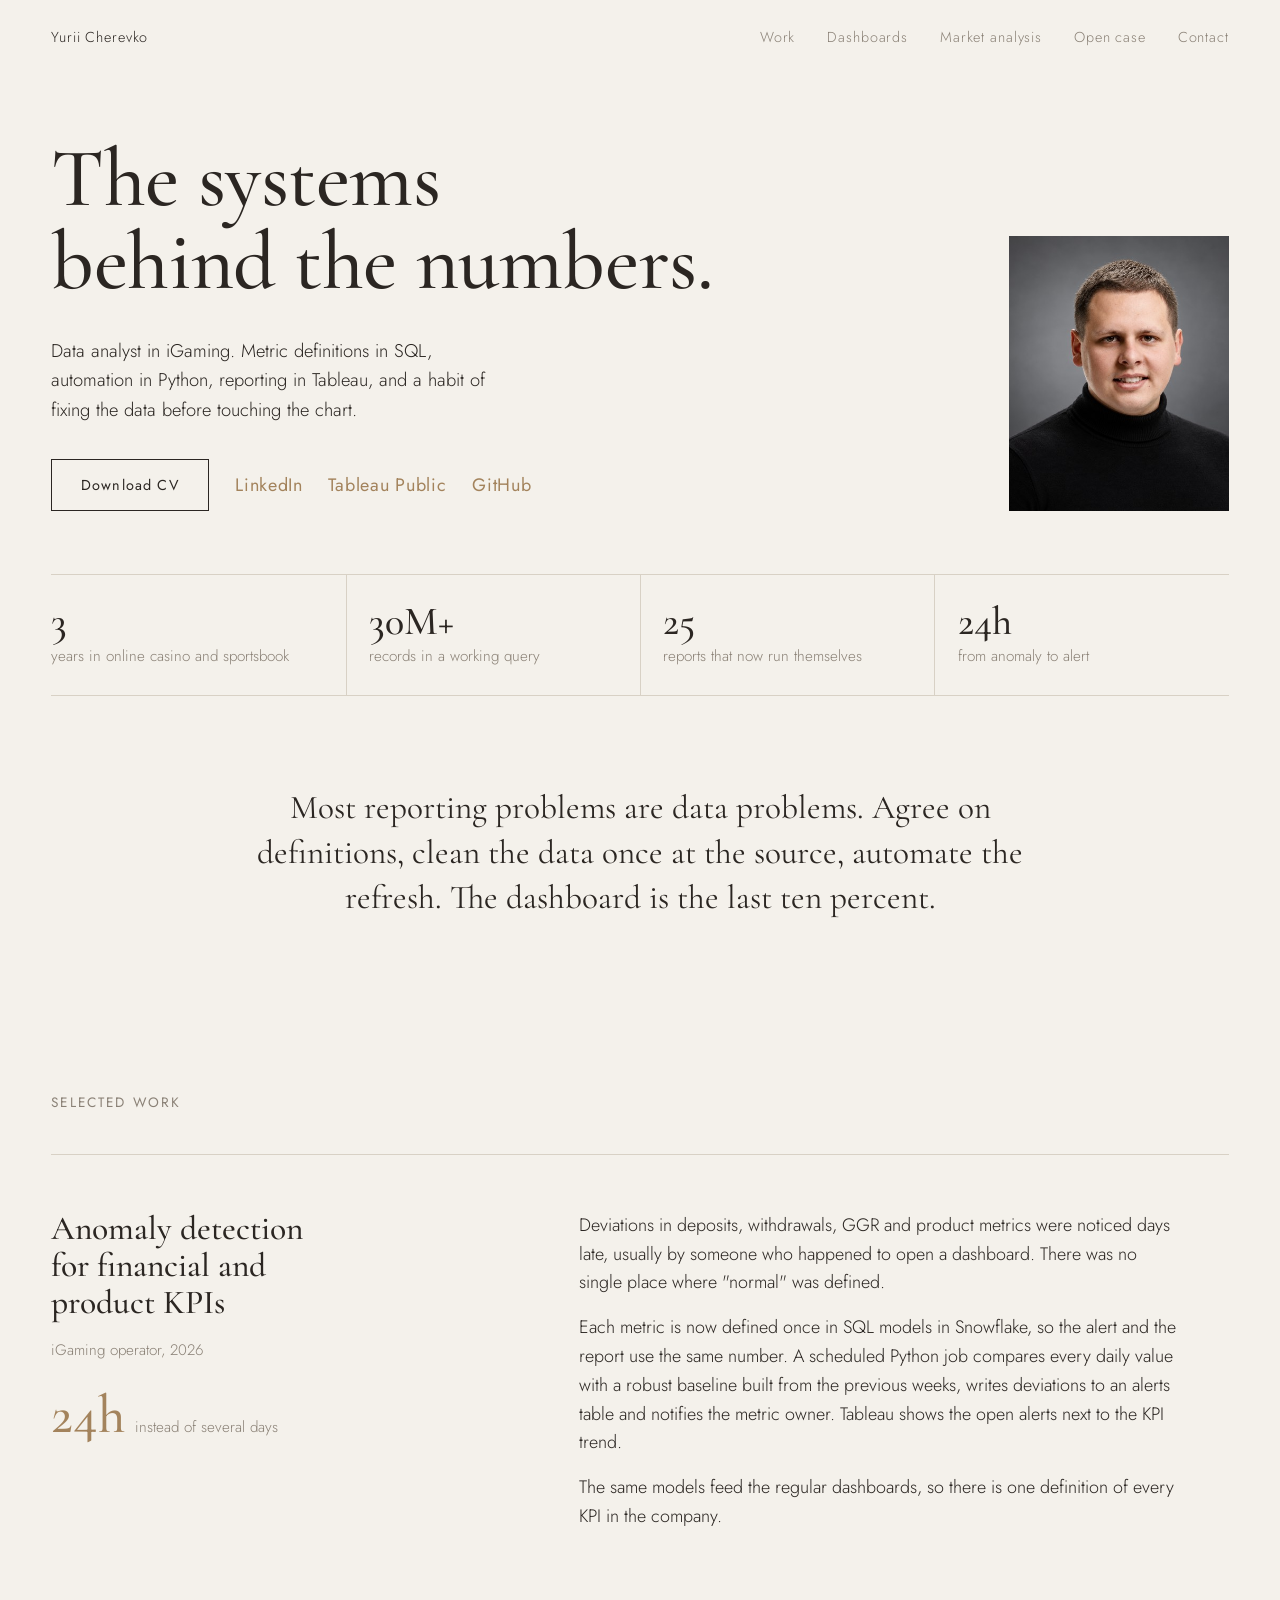
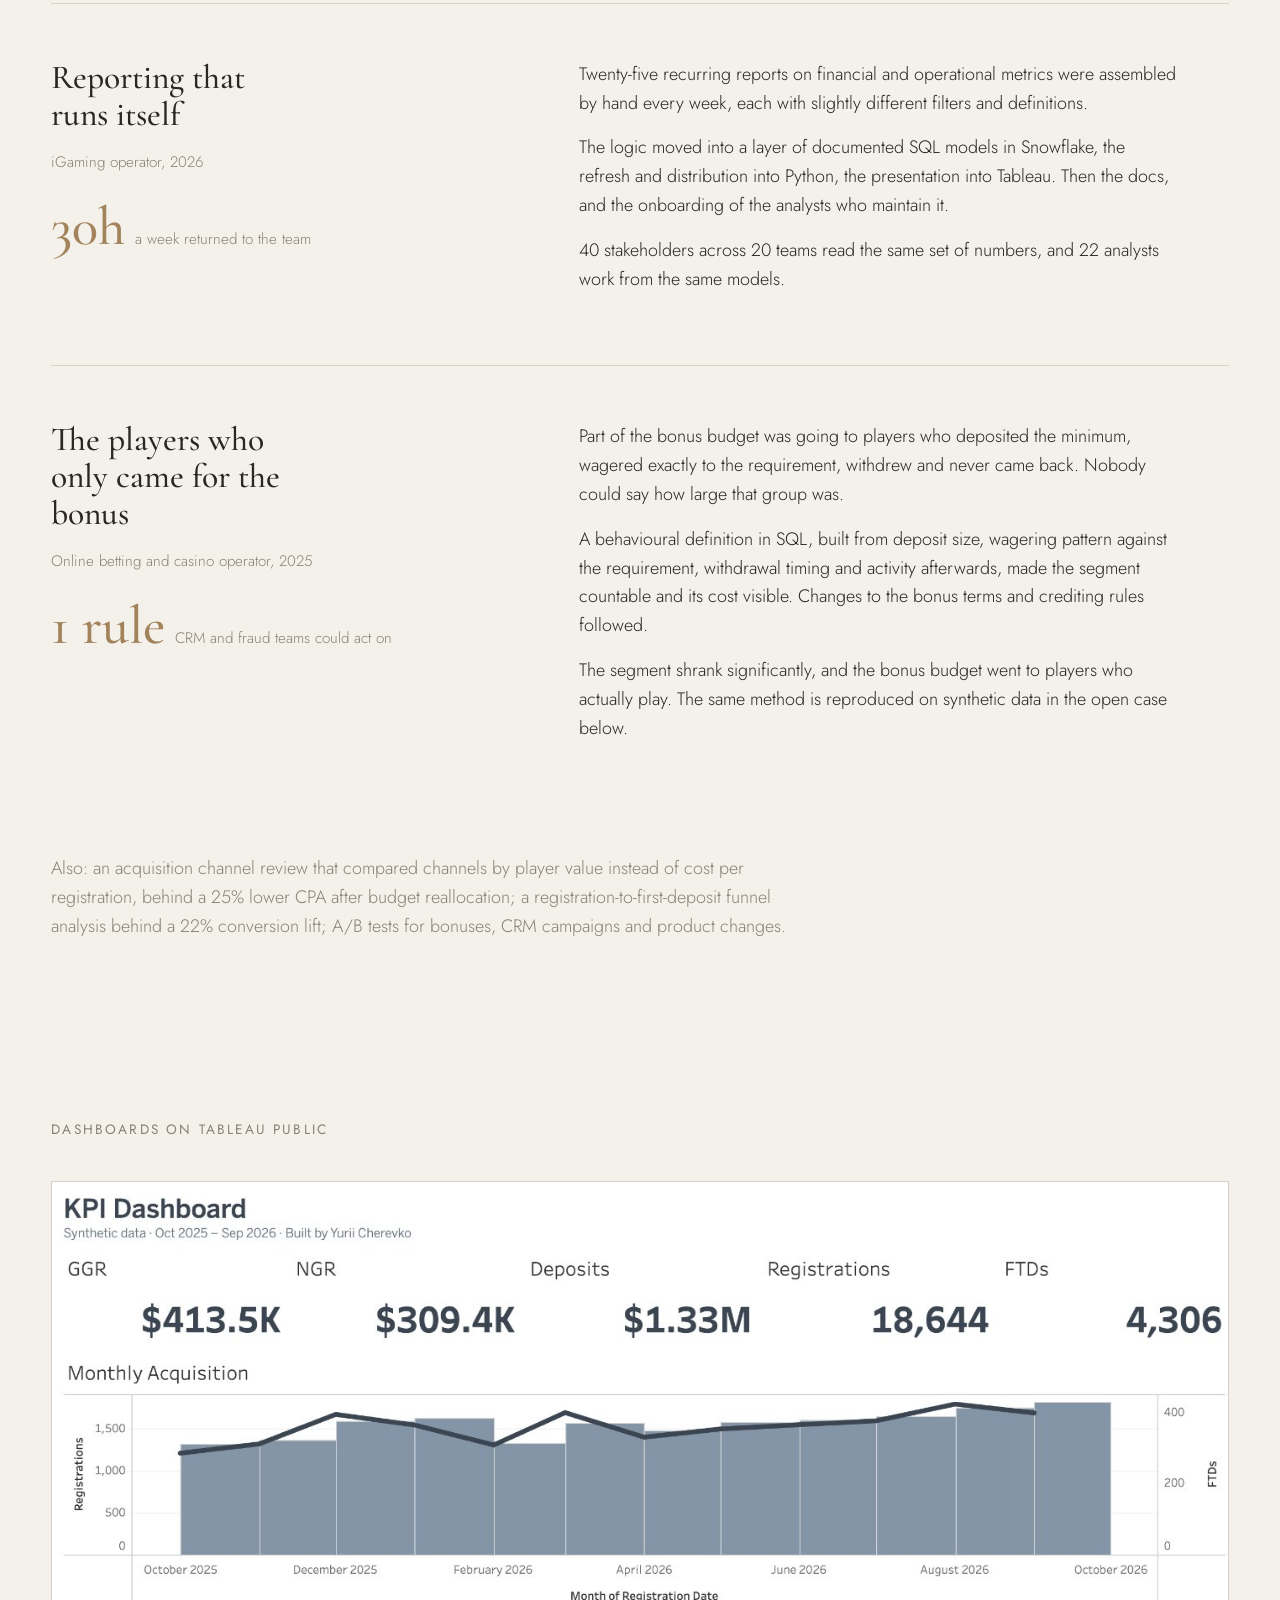
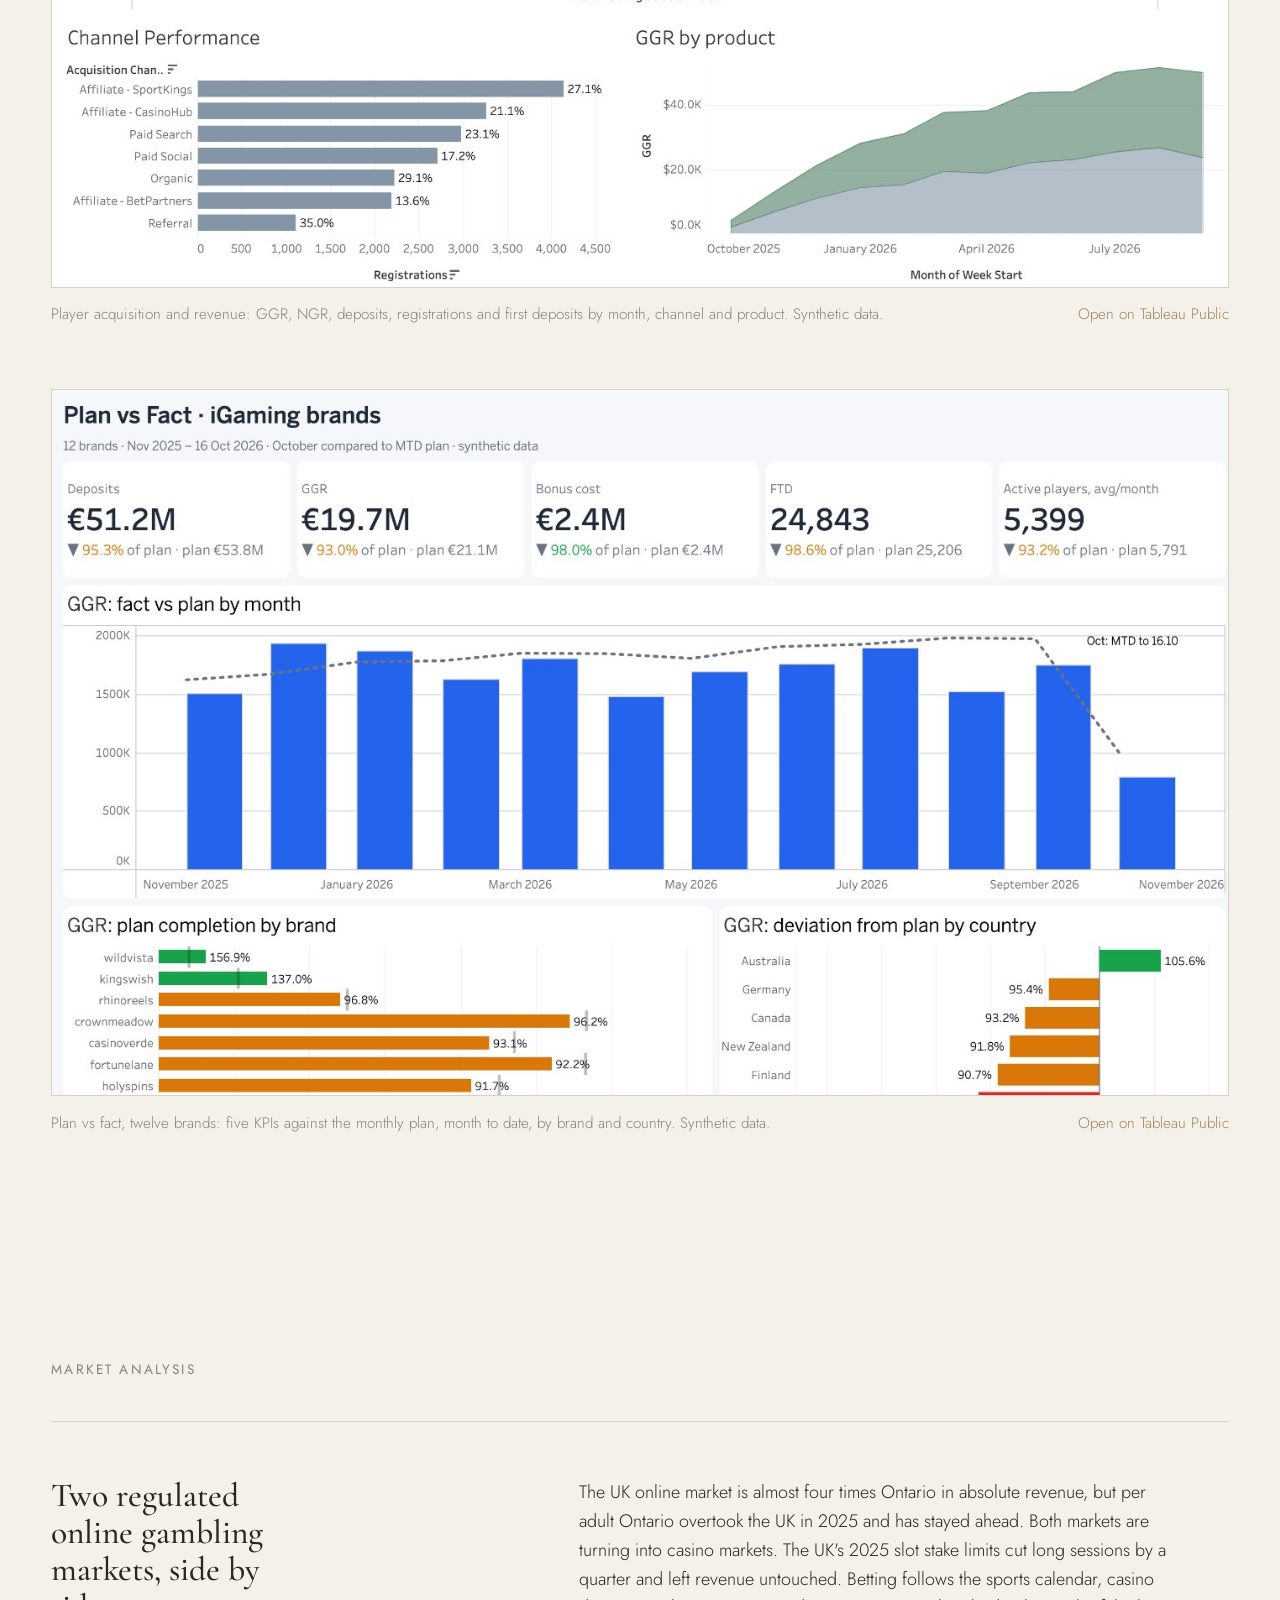
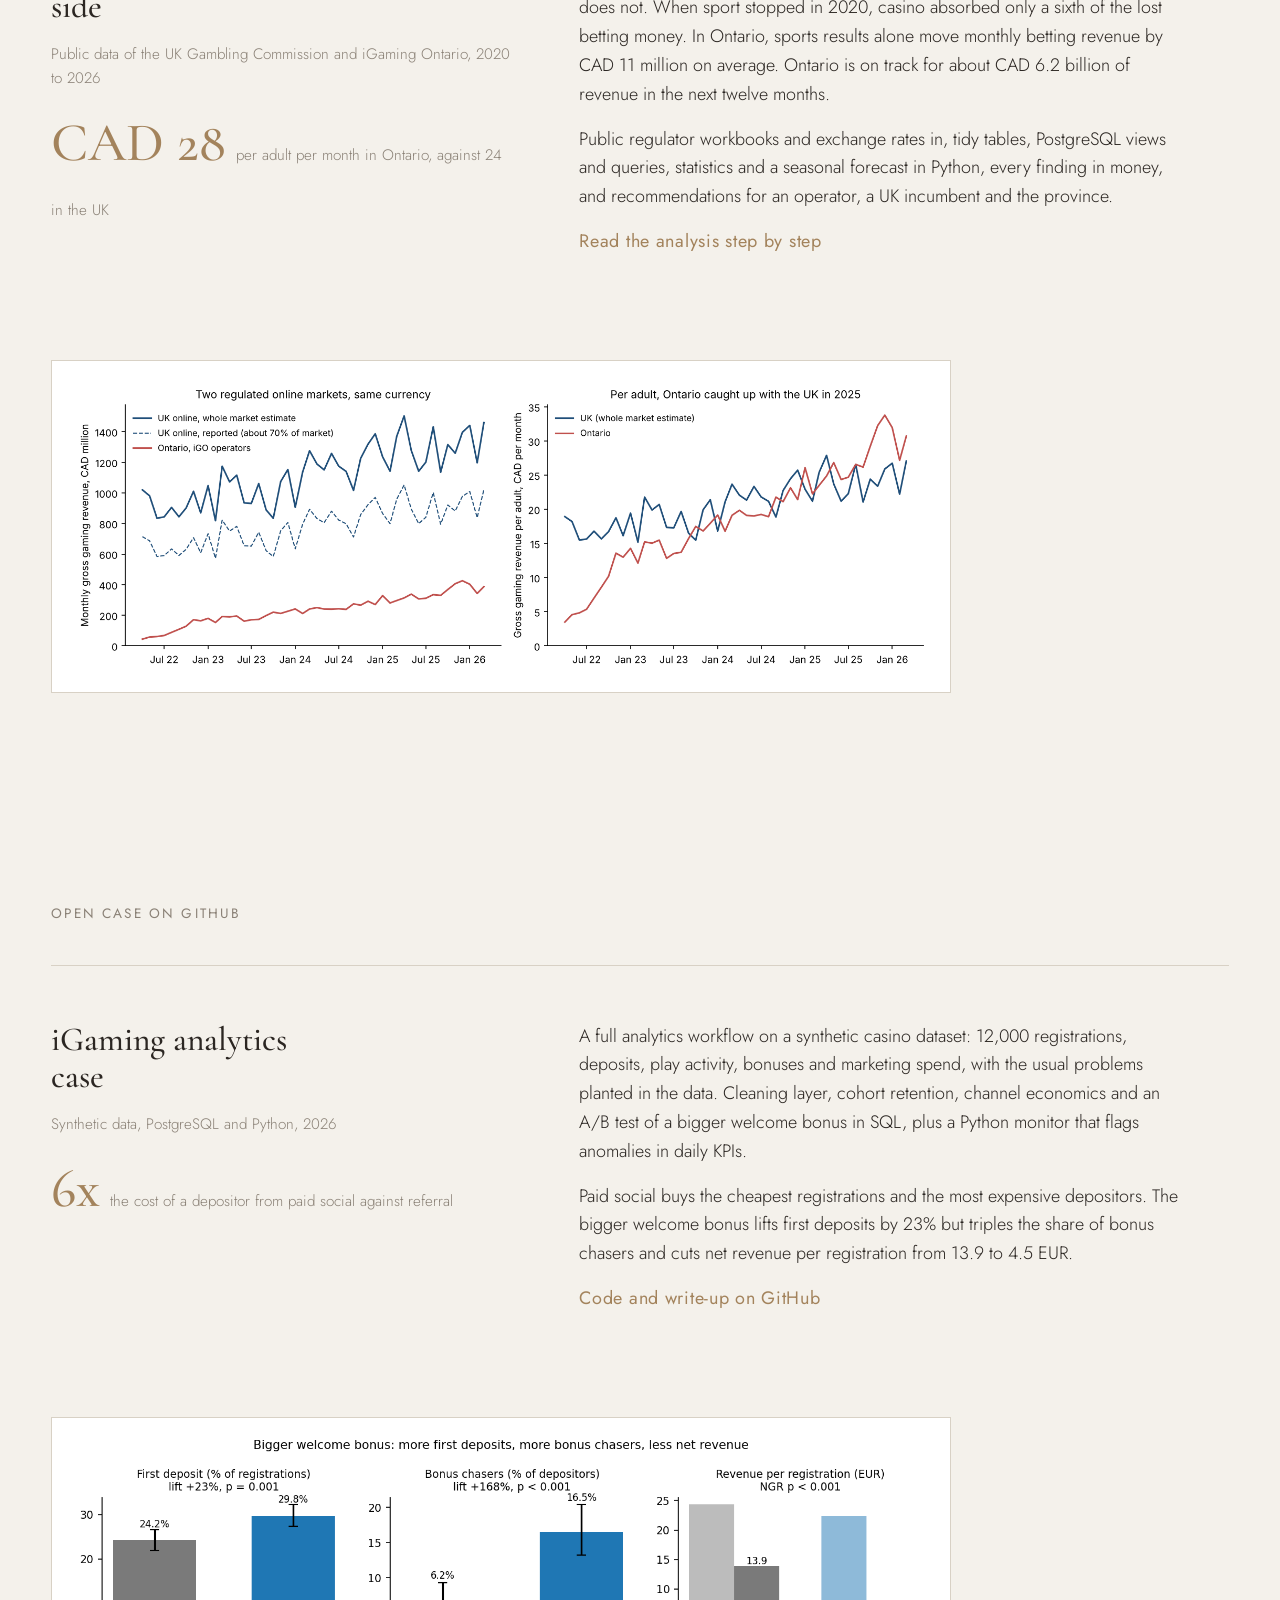
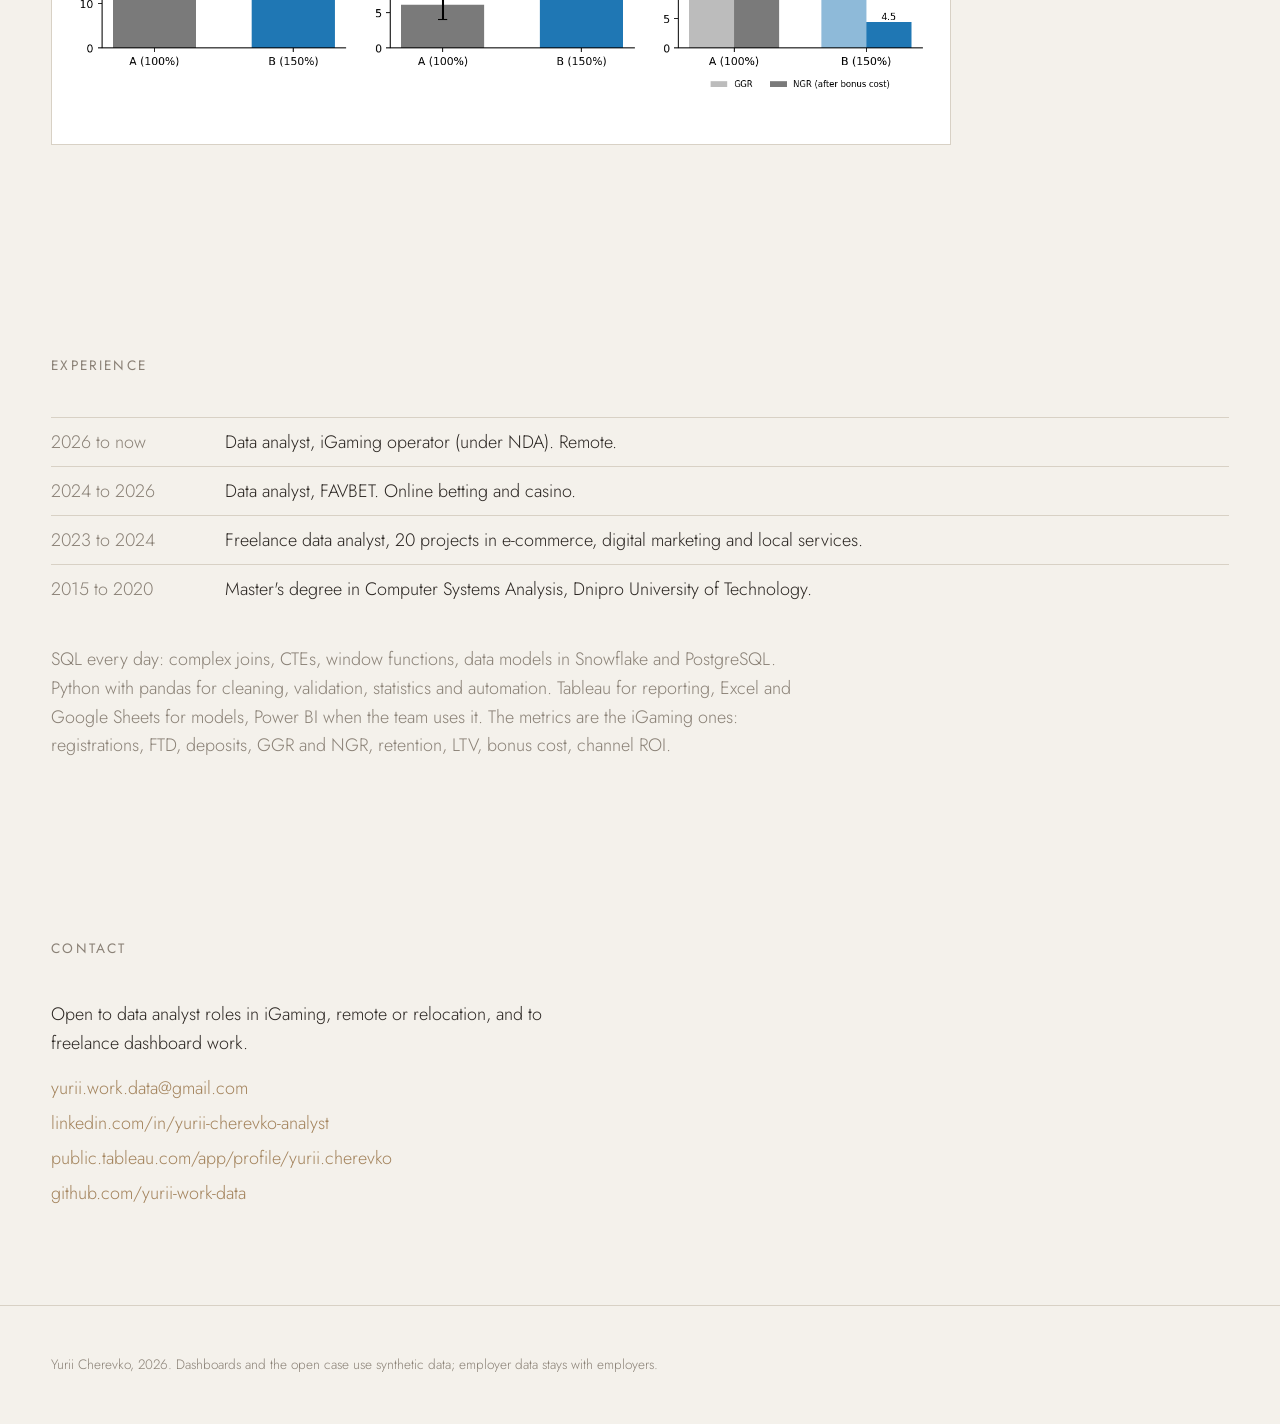
<file: index.html>
<!doctype html>
<html lang="en">
<head>
<meta charset="utf-8">
<meta name="viewport" content="width=device-width, initial-scale=1">
<title>Yurii Cherevko, data analyst</title>
<meta name="description" content="Data analyst in iGaming: metric definitions in SQL, automation in Python, reporting in Tableau. Selected work, dashboards on Tableau Public and an open analytics case on GitHub.">
<link rel="preconnect" href="https://fonts.googleapis.com">
<link rel="preconnect" href="https://fonts.gstatic.com" crossorigin>
<link href="https://fonts.googleapis.com/css2?family=Cormorant+Garamond:wght@400;500;600&family=Jost:wght@300;400;500&display=swap" rel="stylesheet">
<link rel="stylesheet" href="styles.css">
</head>
<body>

<header class="top">
  <a class="brand" href="#">Yurii Cherevko</a>
  <nav>
    <a href="#work">Work</a>
    <a href="#dashboards">Dashboards</a>
    <a href="#market">Market analysis</a>
    <a href="#case">Open case</a>
    <a href="#contact">Contact</a>
  </nav>
</header>

<main>

<section class="hero">
  <div class="hero-text">
    <h1>The systems<br>behind the numbers.</h1>
    <p class="lead">Data analyst in iGaming. Metric definitions in SQL, automation in Python, reporting in Tableau, and a habit of fixing the data before touching the chart.</p>
    <p class="actions">
      <a class="cta" href="Yurii_Cherevko_CV.pdf" download>Download CV</a>
      <a class="link" href="https://www.linkedin.com/in/yurii-cherevko-analyst/">LinkedIn</a>
      <a class="link" href="https://public.tableau.com/app/profile/yurii.cherevko">Tableau Public</a>
      <a class="link" href="https://github.com/yurii-work-data">GitHub</a>
    </p>
  </div>
  <img class="photo" src="assets/photo.jpg" alt="Yurii Cherevko" width="220" height="275">
</section>

<div class="strip">
  <div><b>3</b><span>years in online casino and sportsbook</span></div>
  <div><b>30M+</b><span>records in a working query</span></div>
  <div><b>25</b><span>reports that now run themselves</span></div>
  <div><b>24h</b><span>from anomaly to alert</span></div>
</div>

<section class="statement-wrap">
  <p class="statement">Most reporting problems are data problems. Agree on definitions, clean the data once at the source, automate the refresh. The dashboard is the last ten percent.</p>
</section>

<section id="work">
  <h2>Selected work</h2>

  <article class="story">
    <div>
      <h3>Anomaly detection for financial and product KPIs</h3>
      <p class="where">iGaming operator, 2026</p>
      <p class="num">24h<small>instead of several days</small></p>
    </div>
    <div>
      <p>Deviations in deposits, withdrawals, GGR and product metrics were noticed days late, usually by someone who happened to open a dashboard. There was no single place where "normal" was defined.</p>
      <p>Each metric is now defined once in SQL models in Snowflake, so the alert and the report use the same number. A scheduled Python job compares every daily value with a robust baseline built from the previous weeks, writes deviations to an alerts table and notifies the metric owner. Tableau shows the open alerts next to the KPI trend.</p>
      <p>The same models feed the regular dashboards, so there is one definition of every KPI in the company.</p>
    </div>
  </article>

  <article class="story">
    <div>
      <h3>Reporting that runs itself</h3>
      <p class="where">iGaming operator, 2026</p>
      <p class="num">30h<small>a week returned to the team</small></p>
    </div>
    <div>
      <p>Twenty-five recurring reports on financial and operational metrics were assembled by hand every week, each with slightly different filters and definitions.</p>
      <p>The logic moved into a layer of documented SQL models in Snowflake, the refresh and distribution into Python, the presentation into Tableau. Then the docs, and the onboarding of the analysts who maintain it.</p>
      <p>40 stakeholders across 20 teams read the same set of numbers, and 22 analysts work from the same models.</p>
    </div>
  </article>

  <article class="story">
    <div>
      <h3>The players who only came for the bonus</h3>
      <p class="where">Online betting and casino operator, 2025</p>
      <p class="num">1 rule<small>CRM and fraud teams could act on</small></p>
    </div>
    <div>
      <p>Part of the bonus budget was going to players who deposited the minimum, wagered exactly to the requirement, withdrew and never came back. Nobody could say how large that group was.</p>
      <p>A behavioural definition in SQL, built from deposit size, wagering pattern against the requirement, withdrawal timing and activity afterwards, made the segment countable and its cost visible. Changes to the bonus terms and crediting rules followed.</p>
      <p>The segment shrank significantly, and the bonus budget went to players who actually play. The same method is reproduced on synthetic data in the open case below.</p>
    </div>
  </article>

  <p class="also">Also: an acquisition channel review that compared channels by player value instead of cost per registration, behind a 25% lower CPA after budget reallocation; a registration-to-first-deposit funnel analysis behind a 22% conversion lift; A/B tests for bonuses, CRM campaigns and product changes.</p>
</section>

<section id="dashboards">
  <h2>Dashboards on Tableau Public</h2>
  <figure class="dash">
    <a href="https://public.tableau.com/app/profile/yurii.cherevko/viz/PlayerAcquisitionRevenueDashboard/KPIDashboard"><img src="assets/dashboard_acquisition.jpg" alt="Player Acquisition and Revenue dashboard" loading="lazy"></a>
    <figcaption><span>Player acquisition and revenue: GGR, NGR, deposits, registrations and first deposits by month, channel and product. Synthetic data.</span><a href="https://public.tableau.com/app/profile/yurii.cherevko/viz/PlayerAcquisitionRevenueDashboard/KPIDashboard">Open on Tableau Public</a></figcaption>
  </figure>
  <figure class="dash">
    <a href="https://public.tableau.com/app/profile/yurii.cherevko/viz/PlanvsFactiGamingbrands/Dashboard1"><img src="assets/dashboard_planvsfact.jpg" alt="Plan vs Fact dashboard for iGaming brands" loading="lazy"></a>
    <figcaption><span>Plan vs fact, twelve brands: five KPIs against the monthly plan, month to date, by brand and country. Synthetic data.</span><a href="https://public.tableau.com/app/profile/yurii.cherevko/viz/PlanvsFactiGamingbrands/Dashboard1">Open on Tableau Public</a></figcaption>
  </figure>
</section>

<section id="market">
  <h2>Market analysis</h2>
  <article class="story">
    <div>
      <h3>Two regulated online gambling markets, side by side</h3>
      <p class="where">Public data of the UK Gambling Commission and iGaming Ontario, 2020 to 2026</p>
      <p class="num">CAD 28<small>per adult per month in Ontario, against 24 in the UK</small></p>
    </div>
    <div>
      <p>The UK online market is almost four times Ontario in absolute revenue, but per adult Ontario overtook the UK in 2025 and has stayed ahead. Both markets are turning into casino markets. The UK's 2025 slot stake limits cut long sessions by a quarter and left revenue untouched. Betting follows the sports calendar, casino does not. When sport stopped in 2020, casino absorbed only a sixth of the lost betting money. In Ontario, sports results alone move monthly betting revenue by CAD 11 million on average. Ontario is on track for about CAD 6.2 billion of revenue in the next twelve months.</p>
      <p>Public regulator workbooks and exchange rates in, tidy tables, PostgreSQL views and queries, statistics and a seasonal forecast in Python, every finding in money, and recommendations for an operator, a UK incumbent and the province.</p>
      <p><a class="link" href="uk-ontario-market.html">Read the analysis step by step</a></p>
    </div>
  </article>
  <figure class="dash chart">
    <a href="uk-ontario-market.html"><img src="assets/market/01_market_size.png" alt="UK and Ontario online gambling revenue in Canadian dollars, total and per adult" loading="lazy"></a>
  </figure>
</section>

<section id="case">
  <h2>Open case on GitHub</h2>
  <article class="story">
    <div>
      <h3>iGaming analytics case</h3>
      <p class="where">Synthetic data, PostgreSQL and Python, 2026</p>
      <p class="num">6x<small>the cost of a depositor from paid social against referral</small></p>
    </div>
    <div>
      <p>A full analytics workflow on a synthetic casino dataset: 12,000 registrations, deposits, play activity, bonuses and marketing spend, with the usual problems planted in the data. Cleaning layer, cohort retention, channel economics and an A/B test of a bigger welcome bonus in SQL, plus a Python monitor that flags anomalies in daily KPIs.</p>
      <p>Paid social buys the cheapest registrations and the most expensive depositors. The bigger welcome bonus lifts first deposits by 23% but triples the share of bonus chasers and cuts net revenue per registration from 13.9 to 4.5 EUR.</p>
      <p><a class="link" href="https://github.com/yurii-work-data/igaming-analytics-case">Code and write-up on GitHub</a></p>
    </div>
  </article>
  <figure class="dash chart">
    <a href="https://github.com/yurii-work-data/igaming-analytics-case"><img src="assets/case_ab_test.png" alt="Welcome bonus A/B test: more first deposits, more bonus chasers, less net revenue" loading="lazy"></a>
  </figure>
</section>

<section id="experience">
  <h2>Experience</h2>
  <dl class="timeline">
    <div><dt>2026 to now</dt><dd>Data analyst, iGaming operator (under NDA). Remote.</dd></div>
    <div><dt>2024 to 2026</dt><dd>Data analyst, FAVBET. Online betting and casino.</dd></div>
    <div><dt>2023 to 2024</dt><dd>Freelance data analyst, 20 projects in e-commerce, digital marketing and local services.</dd></div>
    <div><dt>2015 to 2020</dt><dd>Master's degree in Computer Systems Analysis, Dnipro University of Technology.</dd></div>
  </dl>
  <p class="skills">SQL every day: complex joins, CTEs, window functions, data models in Snowflake and PostgreSQL. Python with pandas for cleaning, validation, statistics and automation. Tableau for reporting, Excel and Google Sheets for models, Power BI when the team uses it. The metrics are the iGaming ones: registrations, FTD, deposits, GGR and NGR, retention, LTV, bonus cost, channel ROI.</p>
</section>

<section id="contact" class="contact">
  <h2>Contact</h2>
  <p>Open to data analyst roles in iGaming, remote or relocation, and to freelance dashboard work.</p>
  <p class="contact-lines">
    <a href="mailto:yurii.work.data@gmail.com">yurii.work.data@gmail.com</a>
    <a href="https://www.linkedin.com/in/yurii-cherevko-analyst/">linkedin.com/in/yurii-cherevko-analyst</a>
    <a href="https://public.tableau.com/app/profile/yurii.cherevko">public.tableau.com/app/profile/yurii.cherevko</a>
    <a href="https://github.com/yurii-work-data">github.com/yurii-work-data</a>
  </p>
</section>

</main>

<footer>Yurii Cherevko, 2026. Dashboards and the open case use synthetic data; employer data stays with employers.</footer>

</body>
</html>
</file>
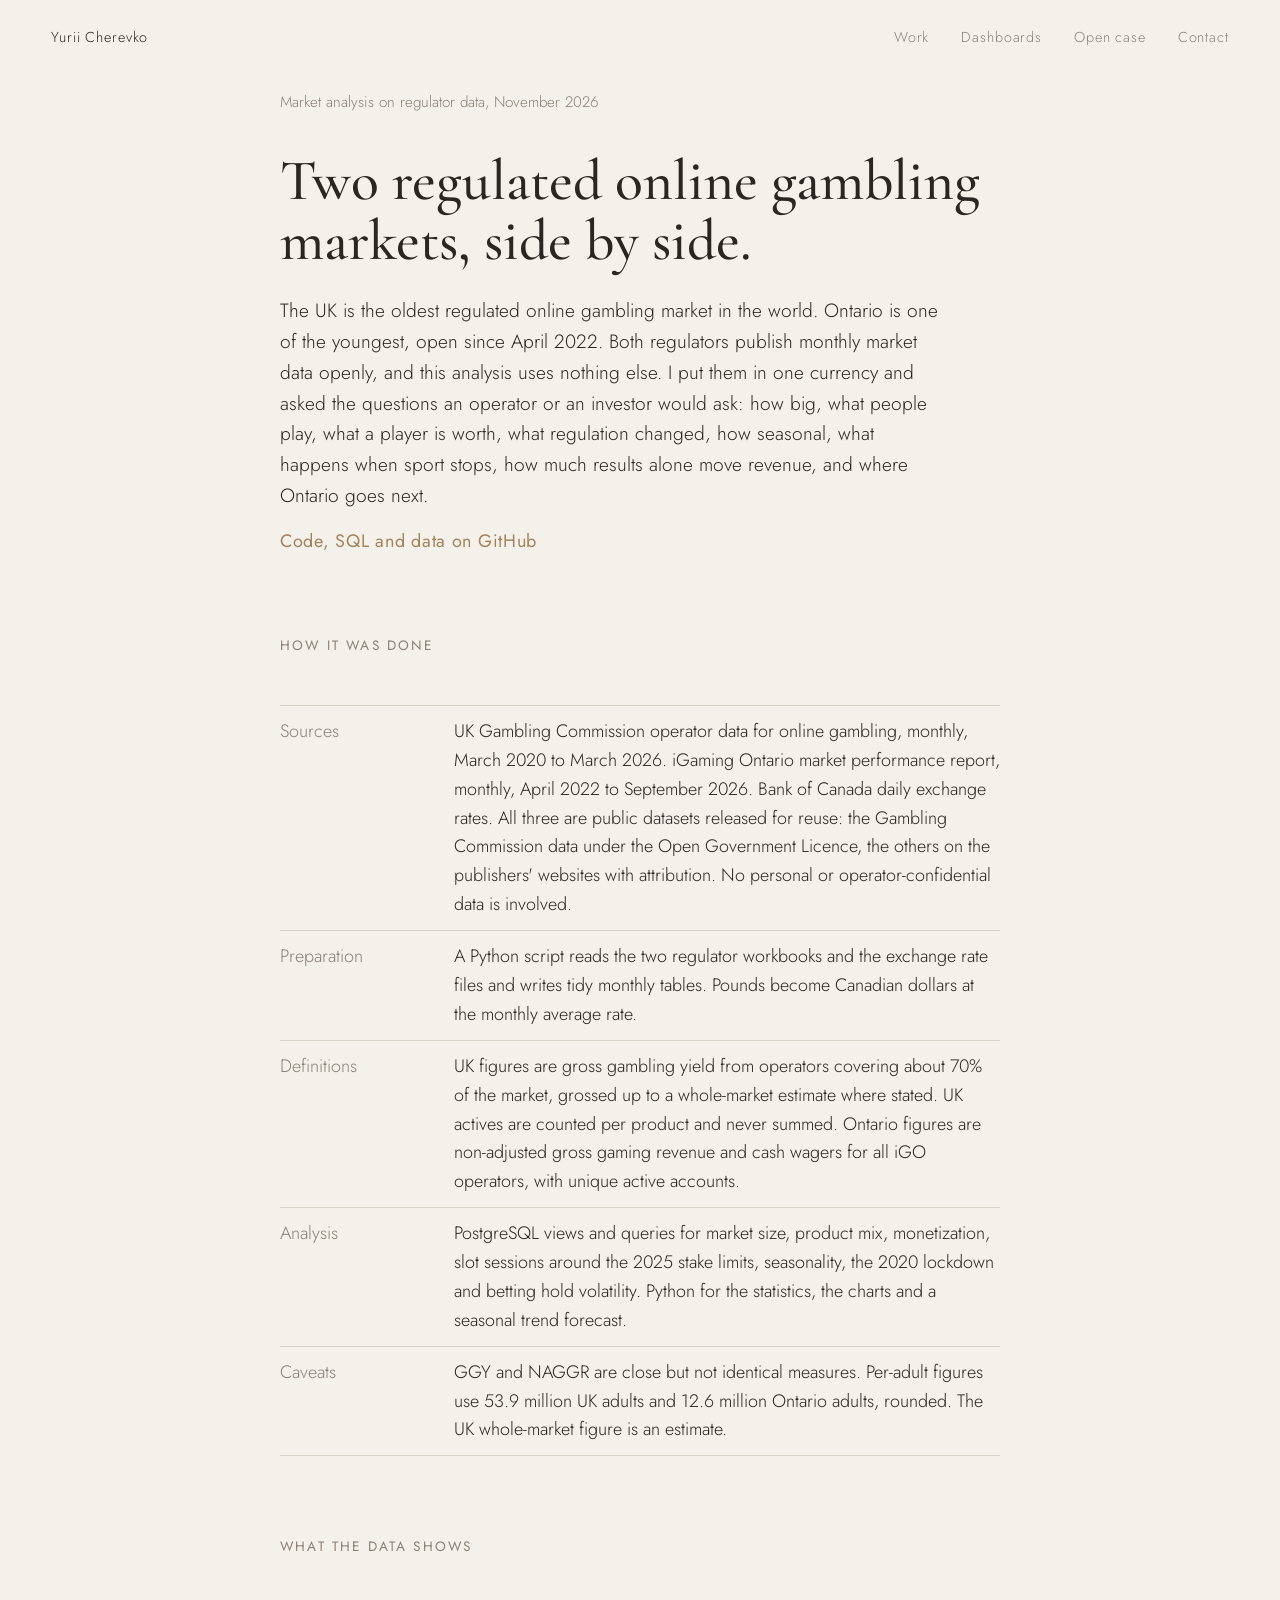
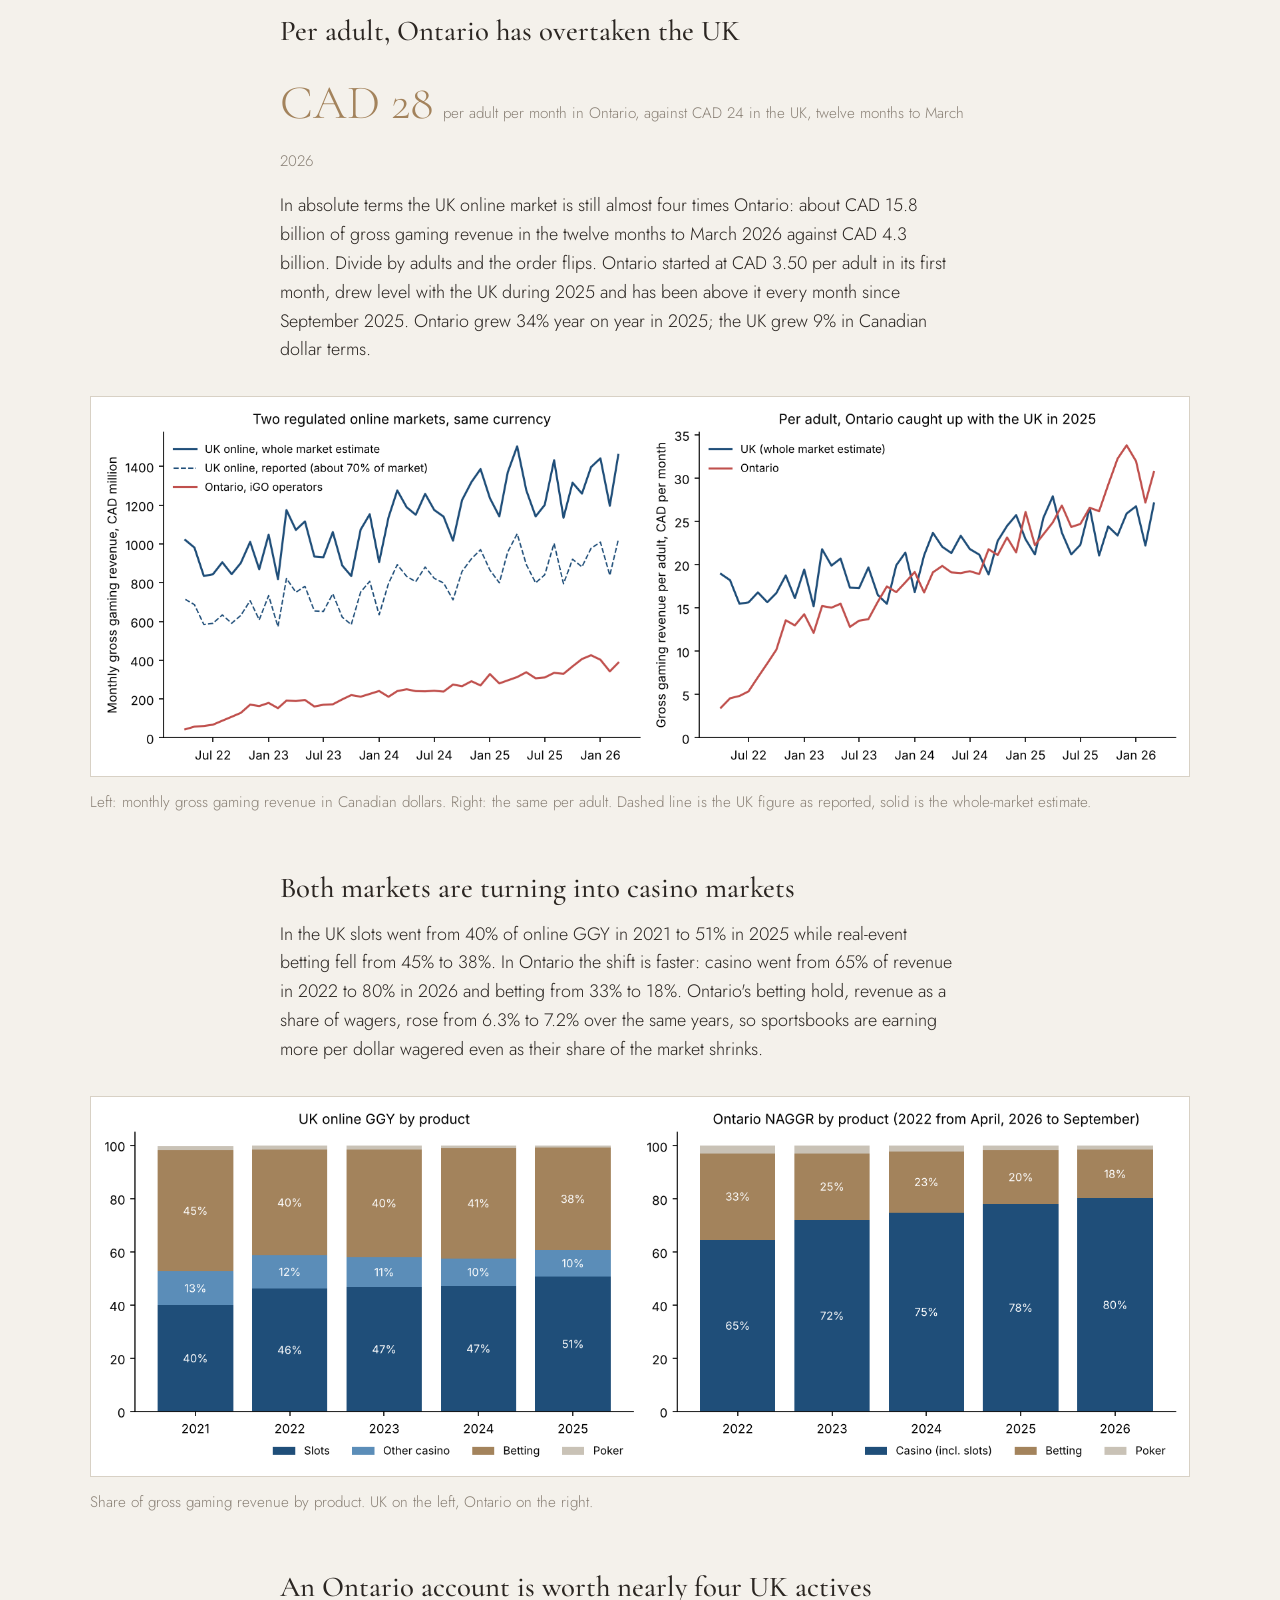
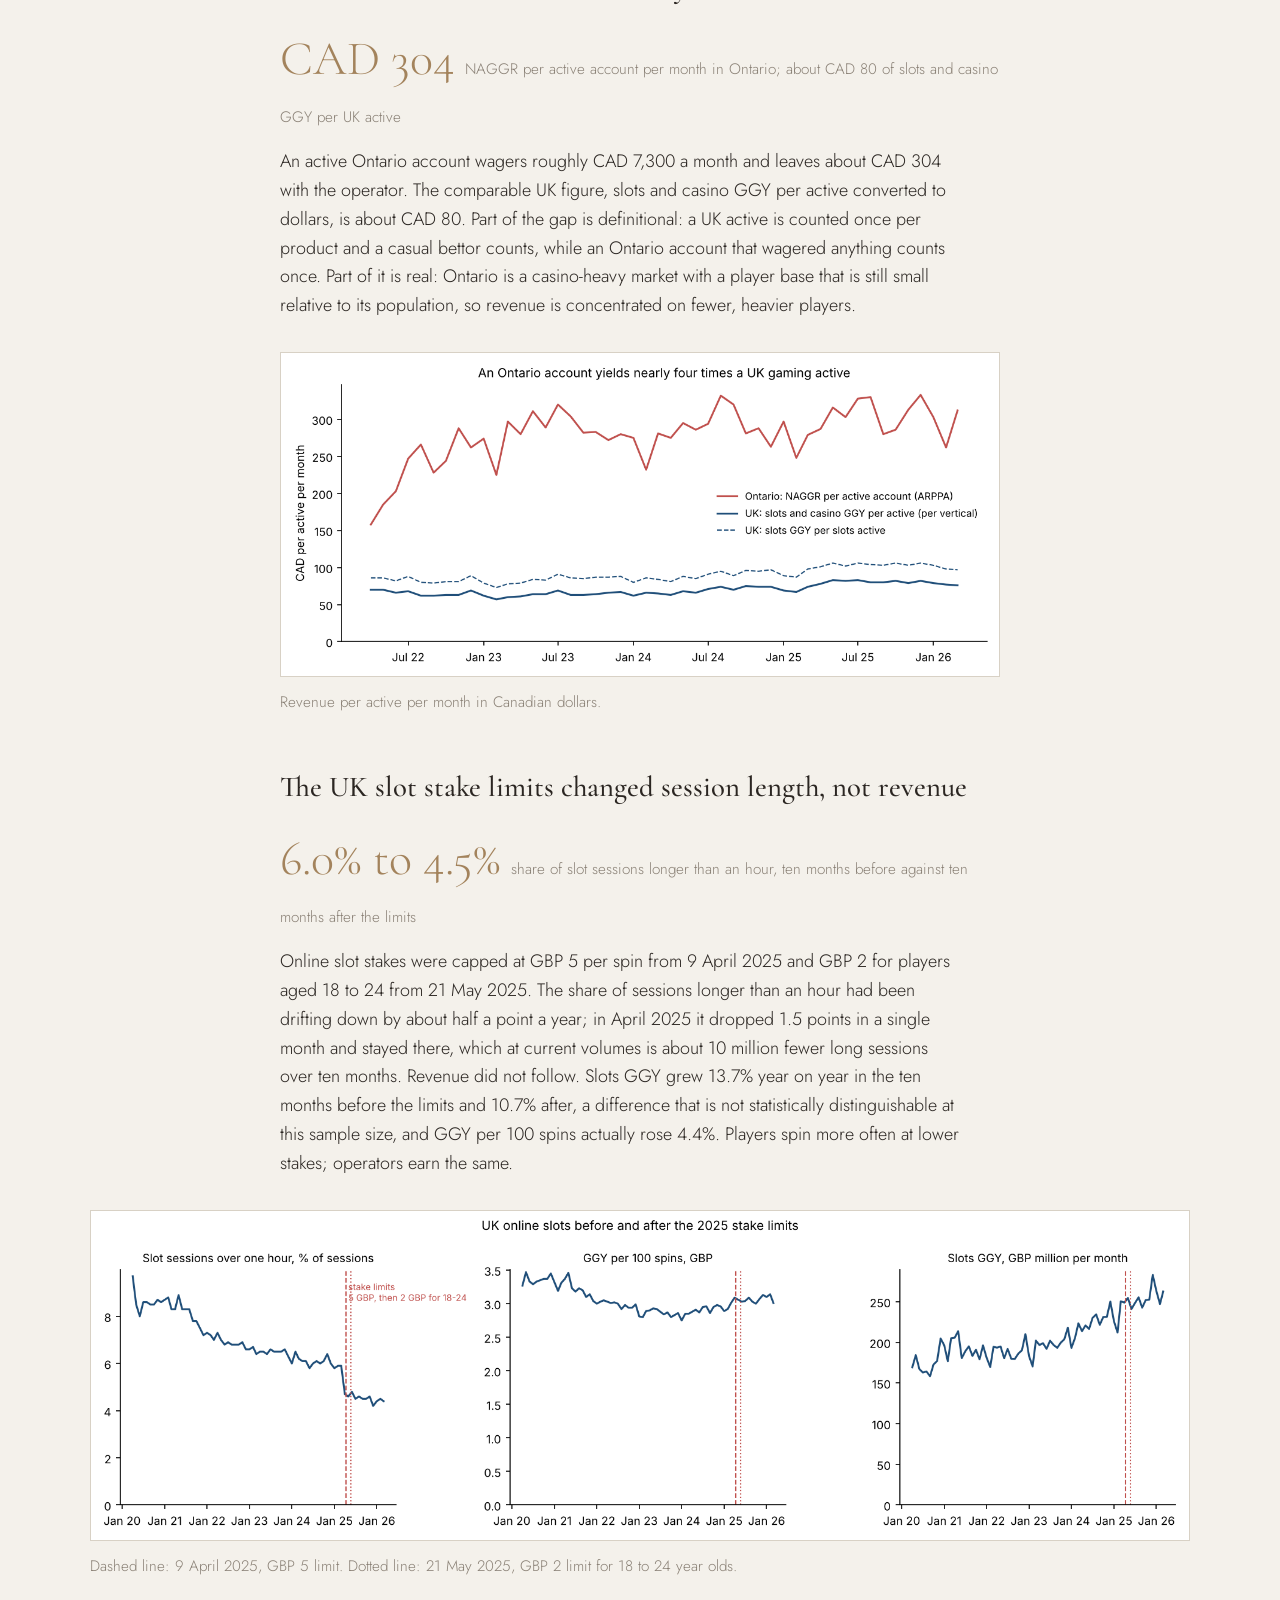
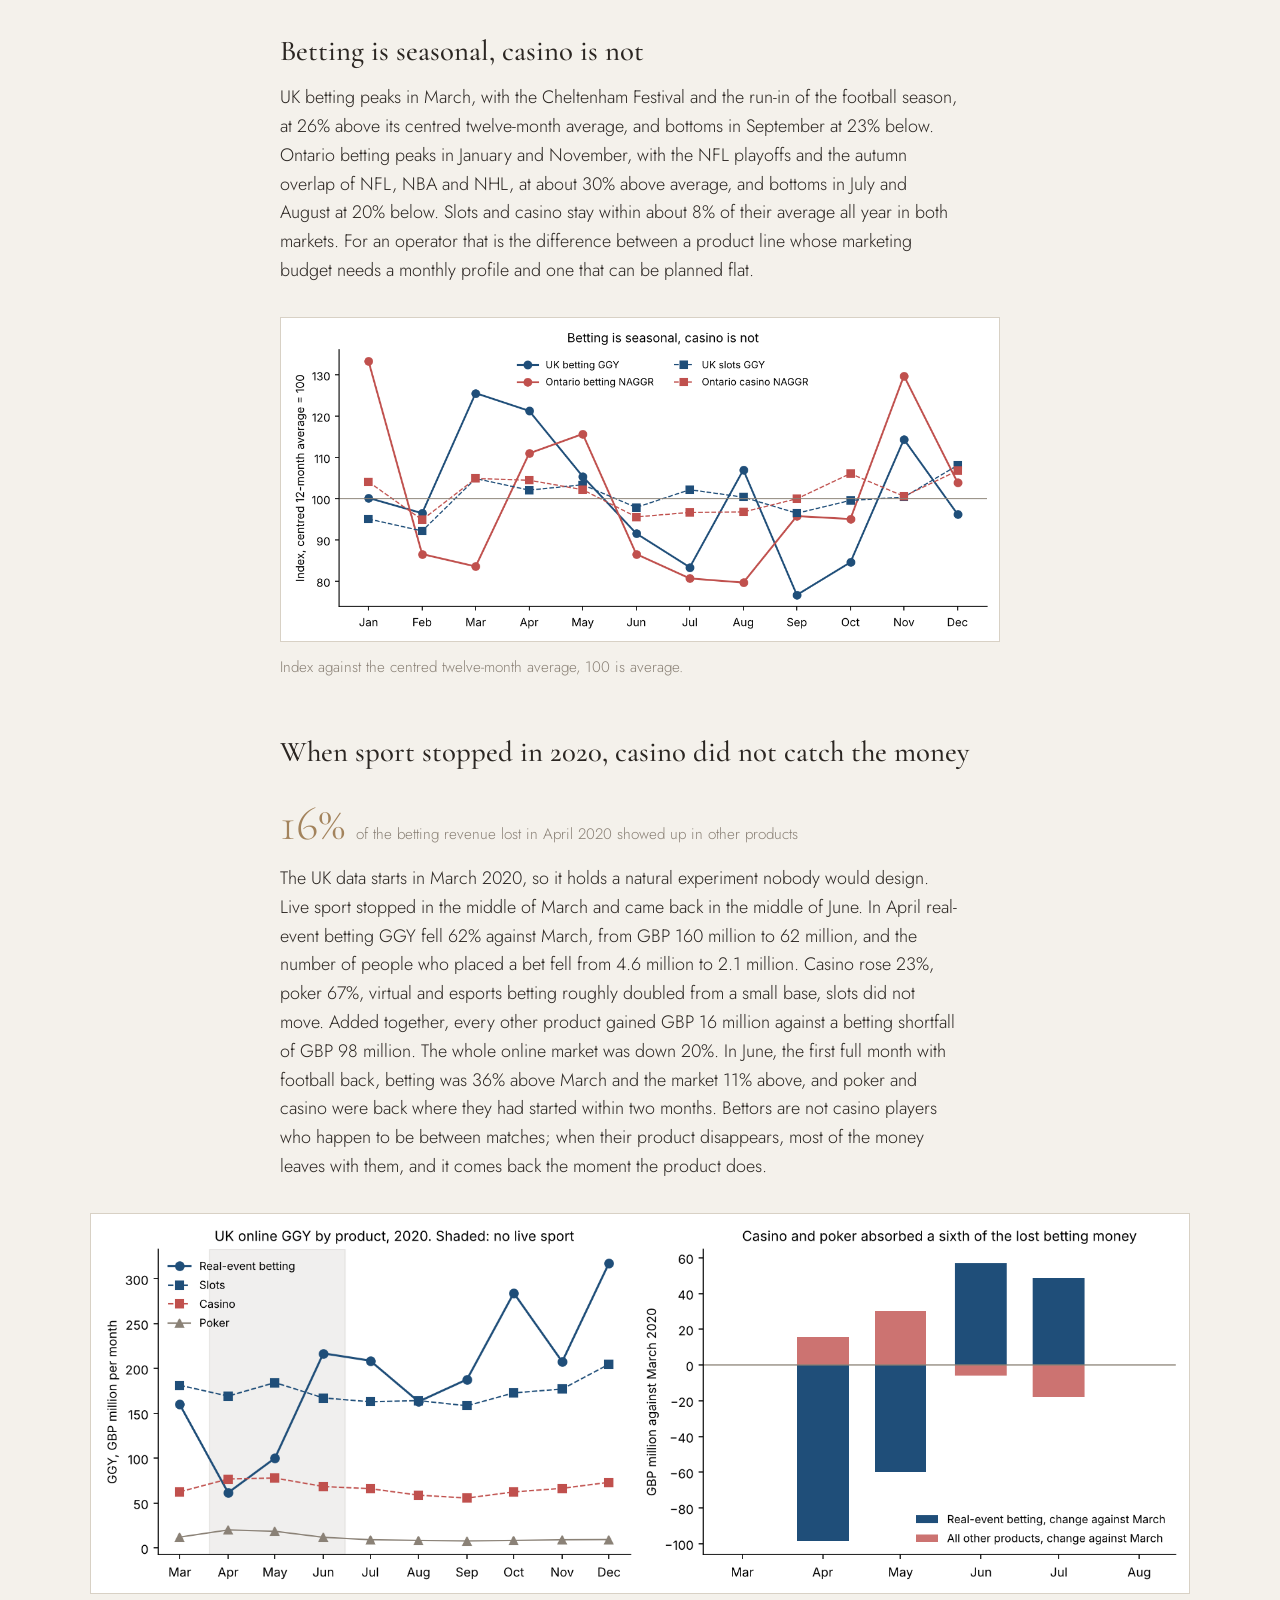
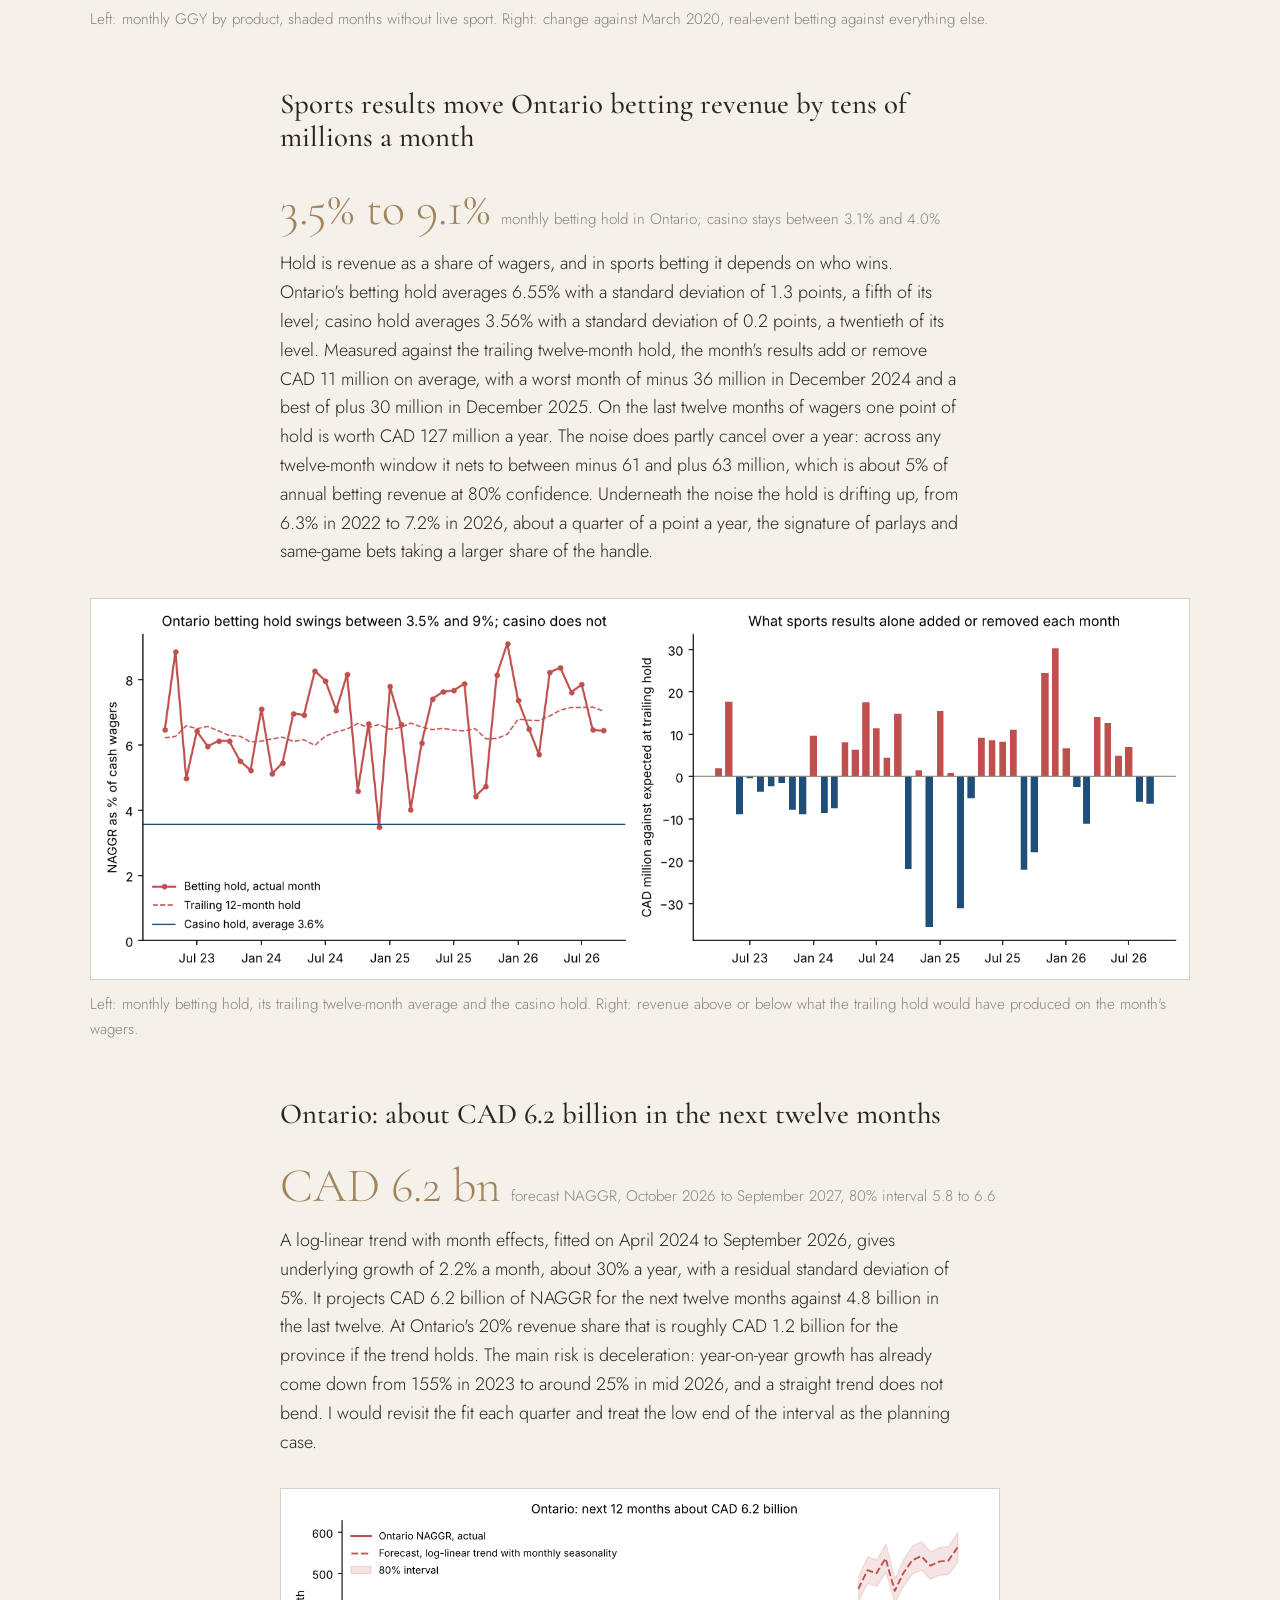
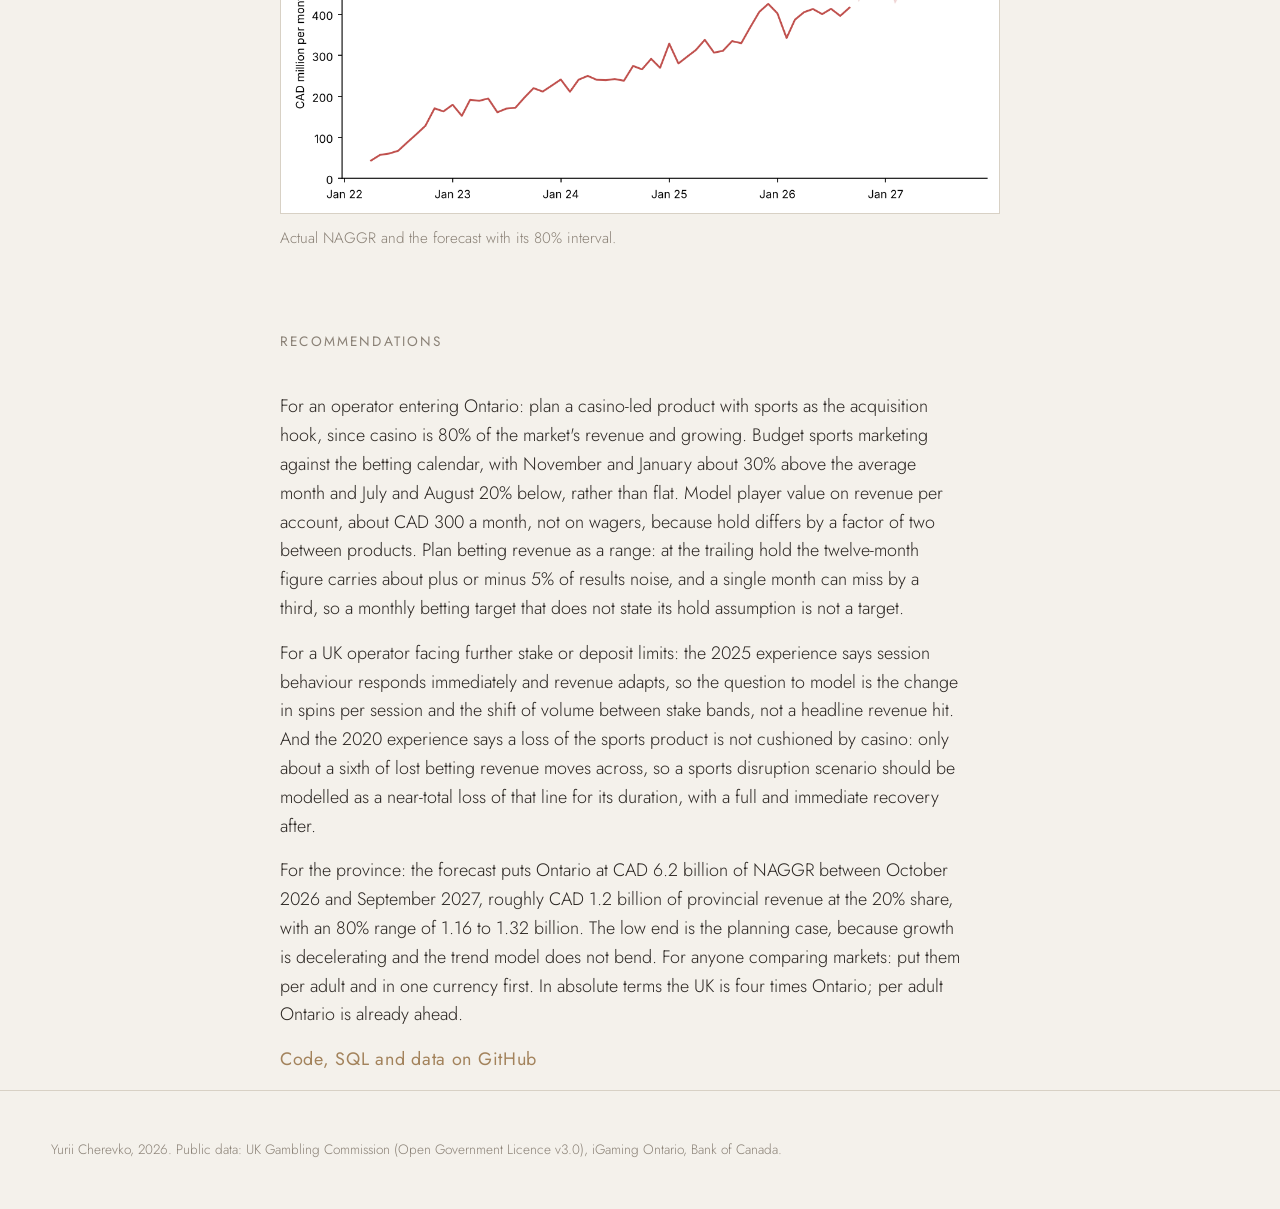
<file: uk-ontario-market.html>
<!doctype html>
<html lang="en">
<head>
<meta charset="utf-8">
<meta name="viewport" content="width=device-width, initial-scale=1">
<title>UK and Ontario online gambling markets, 2020 to 2026</title>
<meta name="description" content="A step-by-step analysis of two regulated online gambling markets on public regulator data: size per adult, product mix, player value, the UK slot stake limits, seasonality, the 2020 lockdown, betting hold volatility, a 12-month forecast for Ontario and recommendations.">
<link rel="preconnect" href="https://fonts.googleapis.com">
<link rel="preconnect" href="https://fonts.gstatic.com" crossorigin>
<link href="https://fonts.googleapis.com/css2?family=Cormorant+Garamond:wght@400;500;600&family=Jost:wght@300;400;500&display=swap" rel="stylesheet">
<link rel="stylesheet" href="styles.css">
<style>
.article { max-width: 72ch; margin: 0 auto; }
.article h1 { font-size: clamp(2.2rem, 5vw, 3.6rem); line-height: 1.05; margin: 4vh 0 1.5rem; }
.article .standfirst { font-size: 1.2rem; max-width: 60ch; }
.article h2 { margin-top: 5rem; }
.article h3 { font-size: 1.8rem; line-height: 1.15; margin: 3.5rem 0 1rem; }
.article p { max-width: 68ch; }
.article figure { margin: 2rem 0 2.5rem; max-width: none; }
.article figure img { width: 100%; display: block; border: 1px solid var(--line); background: #fff; }
.article figcaption { color: var(--soft); font-size: 0.95rem; padding: 0.8rem 0 0; }
.article .wide-figure { width: min(1100px, 92vw); max-width: none; margin-left: calc(50% - min(550px, 46vw)); }
.keynum { font-family: "Cormorant Garamond", Georgia, serif; font-size: 3rem; line-height: 1; color: var(--camel); margin: 2rem 0 1rem; }
.keynum small { font-family: "Jost", sans-serif; font-size: 0.95rem; color: var(--soft); font-weight: 300; margin-left: 0.6rem; }
.steps { border-top: 1px solid var(--line); margin-top: 3rem; }
.steps div { display: grid; grid-template-columns: 150px 1fr; gap: 1.5rem; padding: 0.7rem 0; border-bottom: 1px solid var(--line); }
.steps dt { color: var(--soft); }
.steps dd { margin: 0; }
@media (max-width: 1180px) { .article .wide-figure { width: auto; margin-left: 0; } }
@media (max-width: 820px) { .steps div { grid-template-columns: 1fr; gap: 0.1rem; } }
</style>
</head>
<body>

<header class="top">
  <a class="brand" href="index.html">Yurii Cherevko</a>
  <nav>
    <a href="index.html#work">Work</a>
    <a href="index.html#dashboards">Dashboards</a>
    <a href="index.html#case">Open case</a>
    <a href="index.html#contact">Contact</a>
  </nav>
</header>

<main>
<article class="article">

<p class="where">Market analysis on regulator data, November 2026</p>
<h1>Two regulated online gambling markets, side by side.</h1>
<p class="standfirst">The UK is the oldest regulated online gambling market in the world. Ontario is one of the youngest, open since April 2022. Both regulators publish monthly market data openly, and this analysis uses nothing else. I put them in one currency and asked the questions an operator or an investor would ask: how big, what people play, what a player is worth, what regulation changed, how seasonal, what happens when sport stops, how much results alone move revenue, and where Ontario goes next.</p>
<p><a class="link" href="https://github.com/yurii-work-data/uk-ontario-market">Code, SQL and data on GitHub</a></p>

<h2>How it was done</h2>
<dl class="steps">
  <div><dt>Sources</dt><dd>UK Gambling Commission operator data for online gambling, monthly, March 2020 to March 2026. iGaming Ontario market performance report, monthly, April 2022 to September 2026. Bank of Canada daily exchange rates. All three are public datasets released for reuse: the Gambling Commission data under the Open Government Licence, the others on the publishers' websites with attribution. No personal or operator-confidential data is involved.</dd></div>
  <div><dt>Preparation</dt><dd>A Python script reads the two regulator workbooks and the exchange rate files and writes tidy monthly tables. Pounds become Canadian dollars at the monthly average rate.</dd></div>
  <div><dt>Definitions</dt><dd>UK figures are gross gambling yield from operators covering about 70% of the market, grossed up to a whole-market estimate where stated. UK actives are counted per product and never summed. Ontario figures are non-adjusted gross gaming revenue and cash wagers for all iGO operators, with unique active accounts.</dd></div>
  <div><dt>Analysis</dt><dd>PostgreSQL views and queries for market size, product mix, monetization, slot sessions around the 2025 stake limits, seasonality, the 2020 lockdown and betting hold volatility. Python for the statistics, the charts and a seasonal trend forecast.</dd></div>
  <div><dt>Caveats</dt><dd>GGY and NAGGR are close but not identical measures. Per-adult figures use 53.9 million UK adults and 12.6 million Ontario adults, rounded. The UK whole-market figure is an estimate.</dd></div>
</dl>

<h2>What the data shows</h2>

<h3>Per adult, Ontario has overtaken the UK</h3>
<p class="keynum">CAD 28<small>per adult per month in Ontario, against CAD 24 in the UK, twelve months to March 2026</small></p>
<p>In absolute terms the UK online market is still almost four times Ontario: about CAD 15.8 billion of gross gaming revenue in the twelve months to March 2026 against CAD 4.3 billion. Divide by adults and the order flips. Ontario started at CAD 3.50 per adult in its first month, drew level with the UK during 2025 and has been above it every month since September 2025. Ontario grew 34% year on year in 2025; the UK grew 9% in Canadian dollar terms.</p>
<figure class="wide-figure"><img src="assets/market/01_market_size.png" alt="Monthly gross gaming revenue of the UK and Ontario online markets in Canadian dollars, total and per adult"><figcaption>Left: monthly gross gaming revenue in Canadian dollars. Right: the same per adult. Dashed line is the UK figure as reported, solid is the whole-market estimate.</figcaption></figure>

<h3>Both markets are turning into casino markets</h3>
<p>In the UK slots went from 40% of online GGY in 2021 to 51% in 2025 while real-event betting fell from 45% to 38%. In Ontario the shift is faster: casino went from 65% of revenue in 2022 to 80% in 2026 and betting from 33% to 18%. Ontario's betting hold, revenue as a share of wagers, rose from 6.3% to 7.2% over the same years, so sportsbooks are earning more per dollar wagered even as their share of the market shrinks.</p>
<figure class="wide-figure"><img src="assets/market/02_product_mix.png" alt="Product mix of UK online GGY and Ontario NAGGR by year"><figcaption>Share of gross gaming revenue by product. UK on the left, Ontario on the right.</figcaption></figure>

<h3>An Ontario account is worth nearly four UK actives</h3>
<p class="keynum">CAD 304<small>NAGGR per active account per month in Ontario; about CAD 80 of slots and casino GGY per UK active</small></p>
<p>An active Ontario account wagers roughly CAD 7,300 a month and leaves about CAD 304 with the operator. The comparable UK figure, slots and casino GGY per active converted to dollars, is about CAD 80. Part of the gap is definitional: a UK active is counted once per product and a casual bettor counts, while an Ontario account that wagered anything counts once. Part of it is real: Ontario is a casino-heavy market with a player base that is still small relative to its population, so revenue is concentrated on fewer, heavier players.</p>
<figure><img src="assets/market/03_monetization.png" alt="Revenue per active player per month, Ontario against the UK"><figcaption>Revenue per active per month in Canadian dollars.</figcaption></figure>

<h3>The UK slot stake limits changed session length, not revenue</h3>
<p class="keynum">6.0% to 4.5%<small>share of slot sessions longer than an hour, ten months before against ten months after the limits</small></p>
<p>Online slot stakes were capped at GBP 5 per spin from 9 April 2025 and GBP 2 for players aged 18 to 24 from 21 May 2025. The share of sessions longer than an hour had been drifting down by about half a point a year; in April 2025 it dropped 1.5 points in a single month and stayed there, which at current volumes is about 10 million fewer long sessions over ten months. Revenue did not follow. Slots GGY grew 13.7% year on year in the ten months before the limits and 10.7% after, a difference that is not statistically distinguishable at this sample size, and GGY per 100 spins actually rose 4.4%. Players spin more often at lower stakes; operators earn the same.</p>
<figure class="wide-figure"><img src="assets/market/04_slots_regulation.png" alt="UK online slots: share of long sessions, GGY per 100 spins and monthly GGY around the 2025 stake limits"><figcaption>Dashed line: 9 April 2025, GBP 5 limit. Dotted line: 21 May 2025, GBP 2 limit for 18 to 24 year olds.</figcaption></figure>

<h3>Betting is seasonal, casino is not</h3>
<p>UK betting peaks in March, with the Cheltenham Festival and the run-in of the football season, at 26% above its centred twelve-month average, and bottoms in September at 23% below. Ontario betting peaks in January and November, with the NFL playoffs and the autumn overlap of NFL, NBA and NHL, at about 30% above average, and bottoms in July and August at 20% below. Slots and casino stay within about 8% of their average all year in both markets. For an operator that is the difference between a product line whose marketing budget needs a monthly profile and one that can be planned flat.</p>
<figure><img src="assets/market/05_seasonality.png" alt="Seasonality indices for betting and casino revenue in the UK and Ontario"><figcaption>Index against the centred twelve-month average, 100 is average.</figcaption></figure>

<h3>When sport stopped in 2020, casino did not catch the money</h3>
<p class="keynum">16%<small>of the betting revenue lost in April 2020 showed up in other products</small></p>
<p>The UK data starts in March 2020, so it holds a natural experiment nobody would design. Live sport stopped in the middle of March and came back in the middle of June. In April real-event betting GGY fell 62% against March, from GBP 160 million to 62 million, and the number of people who placed a bet fell from 4.6 million to 2.1 million. Casino rose 23%, poker 67%, virtual and esports betting roughly doubled from a small base, slots did not move. Added together, every other product gained GBP 16 million against a betting shortfall of GBP 98 million. The whole online market was down 20%. In June, the first full month with football back, betting was 36% above March and the market 11% above, and poker and casino were back where they had started within two months. Bettors are not casino players who happen to be between matches; when their product disappears, most of the money leaves with them, and it comes back the moment the product does.</p>
<figure class="wide-figure"><img src="assets/market/07_lockdown.png" alt="UK online GGY by product through 2020 and the change against March for betting and all other products"><figcaption>Left: monthly GGY by product, shaded months without live sport. Right: change against March 2020, real-event betting against everything else.</figcaption></figure>

<h3>Sports results move Ontario betting revenue by tens of millions a month</h3>
<p class="keynum">3.5% to 9.1%<small>monthly betting hold in Ontario; casino stays between 3.1% and 4.0%</small></p>
<p>Hold is revenue as a share of wagers, and in sports betting it depends on who wins. Ontario's betting hold averages 6.55% with a standard deviation of 1.3 points, a fifth of its level; casino hold averages 3.56% with a standard deviation of 0.2 points, a twentieth of its level. Measured against the trailing twelve-month hold, the month's results add or remove CAD 11 million on average, with a worst month of minus 36 million in December 2024 and a best of plus 30 million in December 2025. On the last twelve months of wagers one point of hold is worth CAD 127 million a year. The noise does partly cancel over a year: across any twelve-month window it nets to between minus 61 and plus 63 million, which is about 5% of annual betting revenue at 80% confidence. Underneath the noise the hold is drifting up, from 6.3% in 2022 to 7.2% in 2026, about a quarter of a point a year, the signature of parlays and same-game bets taking a larger share of the handle.</p>
<figure class="wide-figure"><img src="assets/market/08_hold_volatility.png" alt="Ontario betting hold by month against the trailing average and casino hold, and the monthly revenue effect of results"><figcaption>Left: monthly betting hold, its trailing twelve-month average and the casino hold. Right: revenue above or below what the trailing hold would have produced on the month's wagers.</figcaption></figure>

<h3>Ontario: about CAD 6.2 billion in the next twelve months</h3>
<p class="keynum">CAD 6.2 bn<small>forecast NAGGR, October 2026 to September 2027, 80% interval 5.8 to 6.6</small></p>
<p>A log-linear trend with month effects, fitted on April 2024 to September 2026, gives underlying growth of 2.2% a month, about 30% a year, with a residual standard deviation of 5%. It projects CAD 6.2 billion of NAGGR for the next twelve months against 4.8 billion in the last twelve. At Ontario's 20% revenue share that is roughly CAD 1.2 billion for the province if the trend holds. The main risk is deceleration: year-on-year growth has already come down from 155% in 2023 to around 25% in mid 2026, and a straight trend does not bend. I would revisit the fit each quarter and treat the low end of the interval as the planning case.</p>
<figure><img src="assets/market/06_ontario_forecast.png" alt="Ontario monthly NAGGR with a 12-month forecast and 80% interval"><figcaption>Actual NAGGR and the forecast with its 80% interval.</figcaption></figure>

<h2>Recommendations</h2>
<p>For an operator entering Ontario: plan a casino-led product with sports as the acquisition hook, since casino is 80% of the market's revenue and growing. Budget sports marketing against the betting calendar, with November and January about 30% above the average month and July and August 20% below, rather than flat. Model player value on revenue per account, about CAD 300 a month, not on wagers, because hold differs by a factor of two between products. Plan betting revenue as a range: at the trailing hold the twelve-month figure carries about plus or minus 5% of results noise, and a single month can miss by a third, so a monthly betting target that does not state its hold assumption is not a target.</p>
<p>For a UK operator facing further stake or deposit limits: the 2025 experience says session behaviour responds immediately and revenue adapts, so the question to model is the change in spins per session and the shift of volume between stake bands, not a headline revenue hit. And the 2020 experience says a loss of the sports product is not cushioned by casino: only about a sixth of lost betting revenue moves across, so a sports disruption scenario should be modelled as a near-total loss of that line for its duration, with a full and immediate recovery after.</p>
<p>For the province: the forecast puts Ontario at CAD 6.2 billion of NAGGR between October 2026 and September 2027, roughly CAD 1.2 billion of provincial revenue at the 20% share, with an 80% range of 1.16 to 1.32 billion. The low end is the planning case, because growth is decelerating and the trend model does not bend. For anyone comparing markets: put them per adult and in one currency first. In absolute terms the UK is four times Ontario; per adult Ontario is already ahead.</p>
<p><a class="link" href="https://github.com/yurii-work-data/uk-ontario-market">Code, SQL and data on GitHub</a></p>

</article>
</main>

<footer>Yurii Cherevko, 2026. Public data: UK Gambling Commission (Open Government Licence v3.0), iGaming Ontario, Bank of Canada.</footer>

</body>
</html>
</file>
<file: styles.css>
:root {
  --ivory: #f4f1eb;
  --sand: #e9e3d8;
  --taupe: #b8ad9c;
  --camel: #a3835c;
  --ink: #2b2622;
  --soft: #8a8176;
  --line: #d8d1c5;
}

* { box-sizing: border-box; }

html { scroll-behavior: smooth; }

body {
  margin: 0;
  background: var(--ivory);
  color: var(--ink);
  font-family: "Jost", "Helvetica Neue", Arial, sans-serif;
  font-weight: 300;
  font-size: 18px;
  line-height: 1.6;
}

a { color: var(--ink); text-decoration: none; }
a:hover { text-decoration: underline; text-underline-offset: 4px; }
a:focus-visible { outline: 2px solid var(--camel); outline-offset: 3px; }

h1, h2, h3 { margin: 0; font-weight: 500; }
h1, h3, .num, .strip b, .statement { font-family: "Cormorant Garamond", Georgia, serif; }
p { margin: 0 0 1rem; }

.top {
  display: flex;
  justify-content: space-between;
  align-items: baseline;
  gap: 1rem;
  padding: 1.6rem 4vw;
  font-size: 0.9rem;
  letter-spacing: 0.06em;
}
.top nav { display: flex; gap: 2rem; flex-wrap: wrap; }
.top nav a { color: var(--soft); }

main { padding: 0 4vw; }

.hero {
  display: grid;
  grid-template-columns: 1fr auto;
  gap: 4vw;
  align-items: center;
  padding: 7vh 0 7vh;
}
.hero h1 { font-size: clamp(2.8rem, 6.5vw, 5.6rem); line-height: 1; letter-spacing: -0.005em; }
.lead { margin: 2rem 0 0; max-width: 40ch; font-size: 1.15rem; }
.actions { display: flex; align-items: center; gap: 1.6rem; flex-wrap: wrap; margin: 2.2rem 0 0; }
.cta {
  display: inline-block;
  border: 1px solid var(--ink);
  padding: 0.85rem 1.8rem;
  letter-spacing: 0.08em;
  font-size: 0.9rem;
  font-weight: 400;
}
.cta:hover { background: var(--ink); color: var(--ivory); text-decoration: none; }
.link { color: var(--camel); letter-spacing: 0.04em; font-weight: 400; }
.photo {
  width: 220px;
  height: 275px;
  object-fit: cover;
  object-position: top;
  filter: saturate(0.85);
  align-self: end;
}

.strip {
  display: grid;
  grid-template-columns: repeat(4, 1fr);
  border-top: 1px solid var(--line);
  border-bottom: 1px solid var(--line);
}
.strip div { padding: 1.6rem 1.4rem 1.6rem 1.4rem; border-left: 1px solid var(--line); }
.strip div:first-child { border-left: none; padding-left: 0; }
.strip b { display: block; font-weight: 500; font-size: 2.5rem; line-height: 1; }
.strip span { color: var(--soft); font-size: 0.95rem; }

section { padding: 9vh 0; }
.statement-wrap { padding: 10vh 0; }
.statement {
  max-width: 52ch;
  margin: 0 auto;
  text-align: center;
  font-size: clamp(1.5rem, 2.6vw, 2.1rem);
  line-height: 1.35;
  font-weight: 400;
}

h2 {
  font-size: 0.85rem;
  letter-spacing: 0.16em;
  text-transform: uppercase;
  color: var(--soft);
  font-weight: 400;
  margin-bottom: 2.5rem;
}

.story {
  display: grid;
  grid-template-columns: 1fr 1.4fr;
  gap: 5vw;
  padding: 3.5rem 0;
  border-top: 1px solid var(--line);
}
.story h3 { font-size: 2.1rem; line-height: 1.1; max-width: 16ch; }
.where { color: var(--soft); font-size: 0.95rem; margin: 1rem 0 0; }
.num { font-size: 3.4rem; line-height: 1; color: var(--camel); margin: 1.6rem 0 0; font-weight: 500; }
.num small { font-family: "Jost", sans-serif; font-size: 0.95rem; color: var(--soft); font-weight: 300; margin-left: 0.6rem; }
.story p { max-width: 60ch; }
.also { color: var(--soft); max-width: 76ch; margin-top: 2.5rem; }

.dash { margin: 0 0 3rem; }
.dash img { width: 100%; display: block; border: 1px solid var(--line); background: #fff; }
.dash a:hover { text-decoration: none; }
.dash figcaption { display: flex; justify-content: space-between; gap: 2rem; padding: 0.9rem 0; color: var(--soft); font-size: 0.95rem; }
.dash figcaption a { color: var(--camel); white-space: nowrap; }
.dash.chart { max-width: 900px; margin-top: 2rem; }
.dash.chart img { padding: 1rem; }

.timeline { margin: 0 0 2rem; }
.timeline div { display: grid; grid-template-columns: 150px 1fr; gap: 1.5rem; padding: 0.6rem 0; border-top: 1px solid var(--line); }
.timeline dt { color: var(--soft); }
.timeline dd { margin: 0; }
.skills { max-width: 76ch; color: var(--soft); }

.contact p { max-width: 52ch; }
.contact-lines { display: flex; flex-direction: column; gap: 0.4rem; }
.contact-lines a { color: var(--camel); }

footer { padding: 3rem 4vw; color: var(--soft); font-size: 0.85rem; border-top: 1px solid var(--line); }

@media (max-width: 820px) {
  .hero { grid-template-columns: 1fr; gap: 2rem; padding-top: 4vh; }
  .photo { width: 150px; height: 188px; order: -1; }
  .strip { grid-template-columns: 1fr 1fr; }
  .strip div { border-left: none; padding-left: 0; }
  .story { grid-template-columns: 1fr; gap: 1.2rem; padding: 2.5rem 0; }
  .story h3 { max-width: none; }
  .timeline div { grid-template-columns: 1fr; gap: 0.1rem; }
  .dash figcaption { flex-direction: column; gap: 0.3rem; }
  section { padding: 6vh 0; }
}

@media (prefers-reduced-motion: reduce) {
  html { scroll-behavior: auto; }
}
</file>
